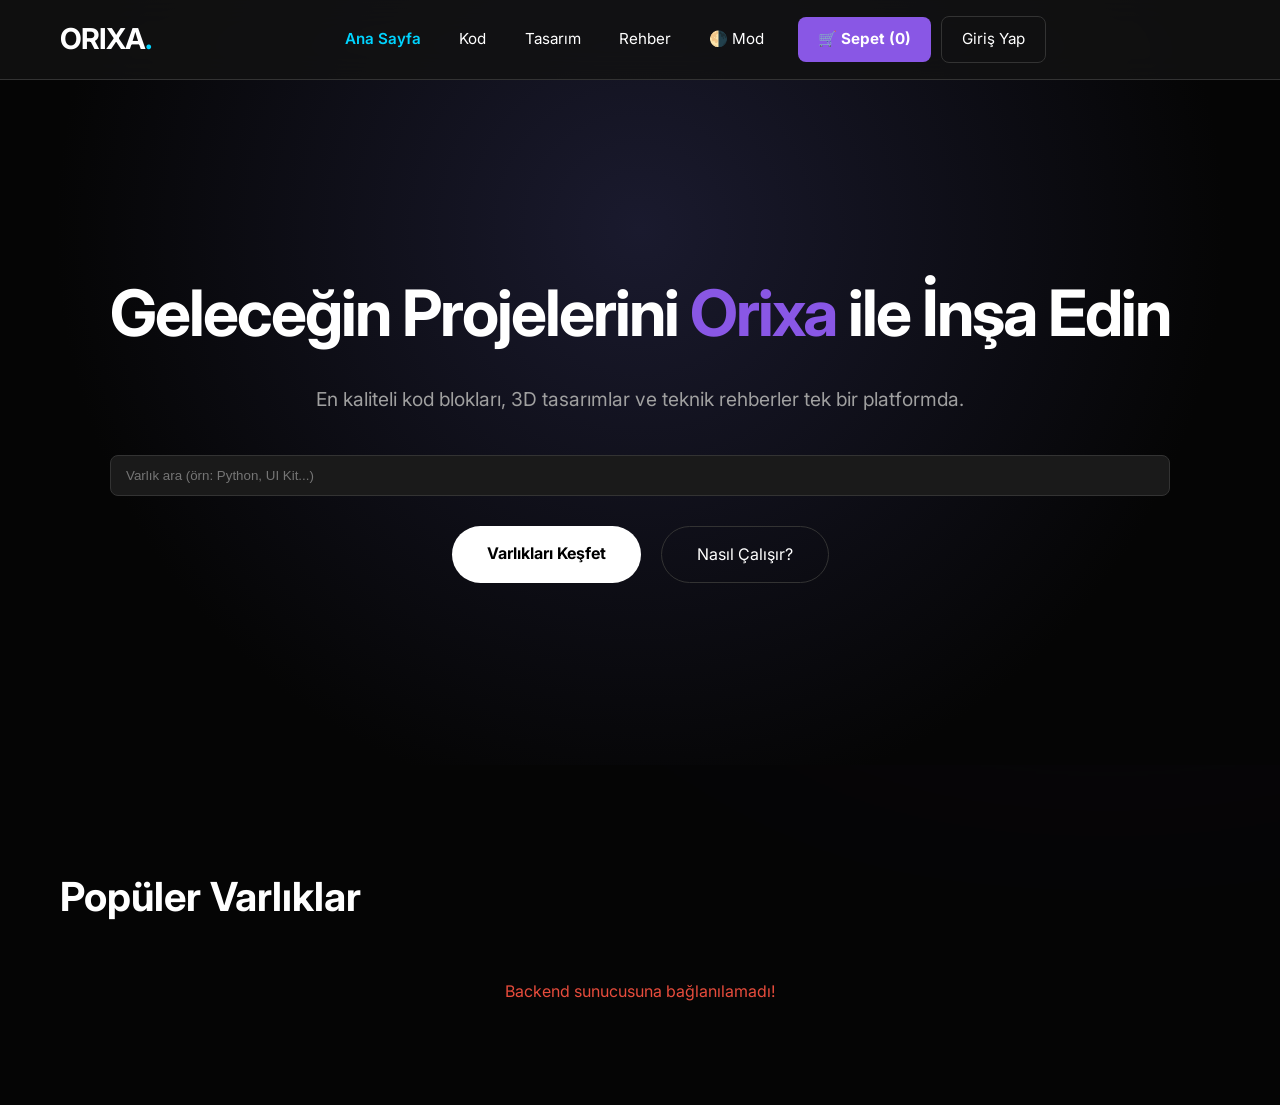
<file: public/index.html>
<!DOCTYPE html>
<html lang="tr">
<head>
    <meta charset="UTF-8">
    <meta name="viewport" content="width=device-width, initial-scale=1.0">
    <title>Orixa | Dijital Varlık Pazarı</title>
    <link rel="stylesheet" href="style.css">
    <link href="https://fonts.googleapis.com/css2?family=Inter:wght@300;400;700&display=swap" rel="stylesheet">
</head>
<body>
    <nav class="navbar">
        <div class="nav-container">
            <a href="index.html" class="nav-logo">ORIXA<span>.</span></a>
            
            <ul class="nav-menu">
                <li class="nav-item"><a href="index.html" class="nav-links active">Ana Sayfa</a></li>
                <li class="nav-item"><a href="kodlar.html" class="nav-links">Kod</a></li>
                <li class="nav-item"><a href="tasarimlar.html" class="nav-links">Tasarım</a></li>
                <li class="nav-item"><a href="rehberler.html" class="nav-links">Rehber</a></li>
                <li class="nav-item"><a href="#" class="nav-links theme-toggle-nav-link" onclick="temaDegistir()">🌗 Mod</a></li>
                <li class="nav-item"><a href="#" class="nav-links nav-btn">🛒 Sepet (0)</a></li>
                
                <li class="nav-item" id="authNavContainer">
                    <a href="login.html" class="nav-links auth-nav-link">Giriş Yap</a>
                </li>
            </ul>

            <div class="menu-toggle" id="mobile-menu">
                <span class="bar"></span>
                <span class="bar"></span>
                <span class="bar"></span>
            </div>
        </div>
    </nav>

    <div class="background-overlay"></div>

    <main>
        <section class="hero-section">
            <div class="hero-content">
                <h1 class="hero-title">Geleceğin Projelerini <span>Orixa</span> ile İnşa Edin</h1>
                <p class="hero-subtitle">En kaliteli kod blokları, 3D tasarımlar ve teknik rehberler tek bir platformda.</p>
                
                <div class="search-container" style="margin-top: 20px;">
                    <input type="text" id="searchInput" placeholder="Varlık ara (örn: Python, UI Kit...)">
                </div>

                <div class="hero-btns" style="margin-top: 30px;">
                    <a href="#products" class="btn-primary">Varlıkları Keşfet</a>
                    <a href="rehberler.html" class="btn-secondary">Nasıl Çalışır?</a>
                </div>
            </div>
        </section>

        <section id="products" class="featured-products">
            <h2 class="section-title">Popüler Varlıklar</h2>
            
            <div id="productContainer" class="product-grid">
                <p style="color: #666; text-align: center; grid-column: 1 / -1;">Varlıklar yükleniyor...</p>
            </div>
        </section>
    </main>

    <script src="script.js"></script>
</body>
</html>
</file>
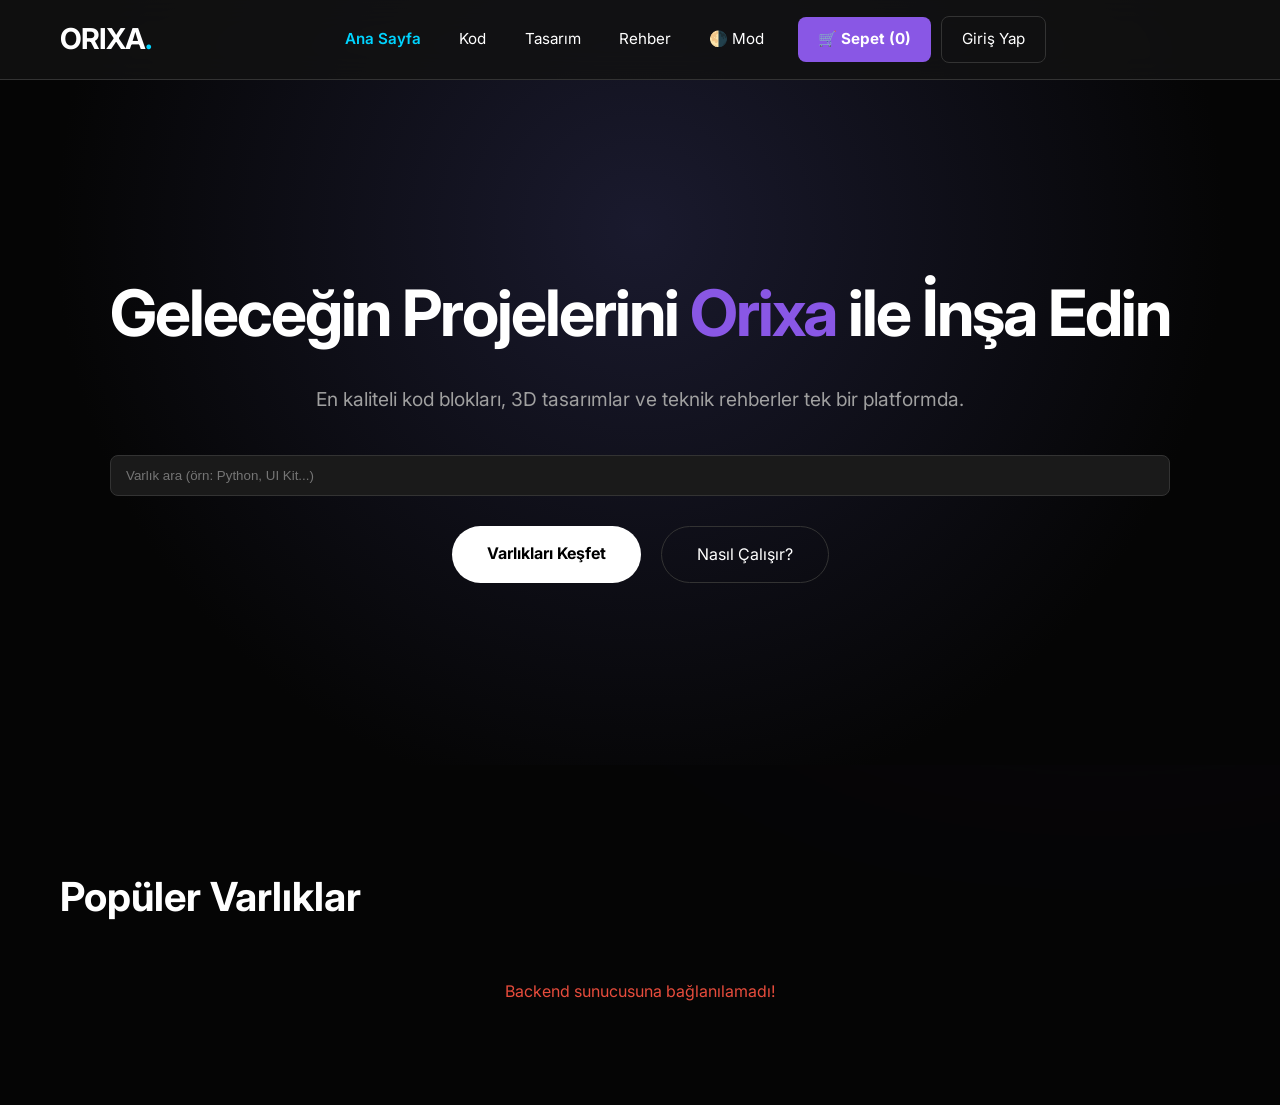
<file: public/admin.html>
<!DOCTYPE html>
<html lang="tr">
<head>
    <meta charset="UTF-8">
    <meta name="viewport" content="width=device-width, initial-scale=1.0">
    <title>Orixa - Yönetici Paneli</title>
    <link rel="stylesheet" href="https://cdnjs.cloudflare.com/ajax/libs/font-awesome/6.4.0/css/all.min.css">
    <style>
        /* Ana CSS Dosyasındaki Karanlık Mod Renk Paleti ve Değişkenler */
        :root {
            --bg-color: #050505;
            --card-bg: #121212;
            --primary-purple: #8957e5;
            --neon-blue: #00d4ff;
            --text-main: #ffffff;
            --text-dim: #a0a0a0;
            --border-color: #333333;
            --input-bg: #1a1a1a;
            --hero-bg: radial-gradient(circle at 50% 30%, #1a1a2e 0%, #050505 70%);
        }

        * {
            margin: 0;
            padding: 0;
            box-sizing: border-box;
            font-family: 'Inter', sans-serif;
        }

        body {
            background-color: var(--bg-color);
            background-image: var(--hero-bg);
            background-attachment: fixed;
            color: var(--text-main);
            display: flex;
            min-height: 100vh;
            opacity: 0; /* Yetki kontrolü bitene kadar sayfayı gizliyoruz */
            transition: opacity 0.3s ease, background-color 0.3s ease;
        }

        /* Sidebar Tasarımı */
        .sidebar {
            width: 260px;
            background-color: var(--card-bg);
            padding: 2rem 1.5rem;
            display: flex;
            flex-direction: column;
            border-right: 1px solid var(--border-color);
            position: relative;
            z-index: 2;
        }

        .sidebar h2 {
            color: var(--text-main);
            font-size: 1.5rem;
            font-weight: 700;
            margin-bottom: 2.5rem;
            display: flex;
            align-items: center;
            gap: 10px;
            letter-spacing: -1px;
        }

        .sidebar h2 i {
            color: var(--neon-blue);
        }

        .sidebar-menu {
            list-style: none;
            display: flex;
            flex-direction: column;
            gap: 12px;
        }

        .sidebar-menu li a {
            color: var(--text-dim);
            text-decoration: none;
            padding: 12px 15px;
            border-radius: 8px;
            display: flex;
            align-items: center;
            gap: 12px;
            font-size: 0.95rem;
            border: 1px solid transparent;
            transition: all 0.3s ease;
        }

        .sidebar-menu li a.active {
            background-color: rgba(137, 87, 229, 0.15);
            color: var(--neon-blue) !important;
            border-color: rgba(0, 212, 255, 0.3);
            font-weight: 600;
        }

        .sidebar-menu li a:hover {
            color: var(--primary-purple);
            background-color: rgba(255, 255, 255, 0.02);
            border-color: rgba(137, 87, 229, 0.2);
        }

        /* Ana İçerik Alanı */
        .main-content {
            flex: 1;
            padding: 2.5rem;
            overflow-y: auto;
            position: relative;
            z-index: 2;
        }

        .header {
            display: flex;
            justify-content: space-between;
            align-items: center;
            margin-bottom: 2.5rem;
            border-bottom: 1px solid var(--border-color);
            padding-bottom: 1.2rem;
        }

        .header h1 {
            font-size: 2rem;
            font-weight: 700;
            letter-spacing: -1px;
            color: var(--text-main);
        }

        /* Kartlar (Özet İstatistikler) */
        .dashboard-grid {
            display: grid;
            grid-template-columns: repeat(auto-fit, minmax(250px, 1fr));
            gap: 1.5rem;
            margin-bottom: 2.5rem;
        }

        .card {
            background-color: var(--card-bg);
            padding: 1.8rem;
            border-radius: 16px;
            border: 1px solid var(--border-color);
            display: flex;
            justify-content: space-between;
            align-items: center;
            transition: all 0.4s cubic-bezier(0.175, 0.885, 0.32, 1.275);
        }

        .card:hover {
            border-color: var(--primary-purple);
            transform: translateY(-5px);
            box-shadow: 0 0 25px rgba(137, 87, 229, 0.25);
        }

        .card-info h3 {
            color: var(--text-dim);
            font-size: 0.85rem;
            text-transform: uppercase;
            letter-spacing: 0.5px;
            margin-bottom: 8px;
        }

        .card-info p {
            font-size: 1.8rem;
            font-weight: bold;
            color: var(--text-main);
        }

        .card-icon {
            font-size: 2rem;
            color: var(--primary-purple);
            background: rgba(137, 87, 229, 0.1);
            padding: 12px;
            border-radius: 12px;
            display: flex;
            align-items: center;
            justify-content: center;
            transition: 0.3s;
        }

        .card:hover .card-icon {
            color: var(--neon-blue);
            background: rgba(0, 212, 255, 0.1);
        }

        /* Güvenli Havuz Cüzdanı İçin Özel Neon Dokunuş */
        .card.wallet {
            border-color: rgba(0, 212, 255, 0.2);
        }
        
        .card.wallet #wallet-balance {
            color: var(--neon-blue);
        }

        /* Tablo Alanı */
        .table-container {
            background-color: var(--card-bg);
            padding: 2rem;
            border-radius: 16px;
            border: 1px solid var(--border-color);
            box-shadow: 0 10px 30px rgba(0, 0, 0, 0.3);
        }

        .table-container h2 {
            font-size: 1.3rem;
            font-weight: 700;
            margin-bottom: 1.5rem;
            color: var(--text-main);
            letter-spacing: -0.5px;
        }

        table {
            width: 100%;
            border-collapse: collapse;
            text-align: left;
        }

        th, td {
            padding: 14px 18px;
            border-bottom: 1px solid var(--border-color);
        }

        th {
            color: var(--text-dim);
            font-weight: 600;
            font-size: 0.9rem;
            text-transform: uppercase;
            letter-spacing: 0.5px;
        }

        td {
            color: var(--text-main);
            font-size: 0.95rem;
        }

        tr:last-child td {
            border-bottom: none;
        }

        tr:hover td {
            background-color: rgba(255, 255, 255, 0.01);
            color: #ffffff;
        }

        /* Banka Transfer Butonu */
        .btn-transfer {
            background: var(--primary-purple);
            color: #ffffff;
            border: none;
            padding: 10px 18px;
            border-radius: 8px;
            font-weight: bold;
            font-size: 0.9rem;
            cursor: pointer;
            display: flex;
            align-items: center;
            gap: 8px;
            margin-top: 14px;
            transition: all 0.3s ease;
        }

        .btn-transfer:hover {
            background: #7644d6;
            transform: scale(1.05);
            box-shadow: 0 0 15px rgba(137, 87, 229, 0.4);
        }
        
        .btn-transfer:disabled {
            background: #444444;
            cursor: not-allowed;
            transform: none;
            box-shadow: none;
        }
    </style>
</head>
<body>

    <div class="sidebar">
        <h2><i class="fa-solid fa-shield-halved"></i> Orixa Admin</h2>
        <ul class="sidebar-menu">
            <li><a href="#" class="active"><i class="fa-solid fa-chart-line"></i> Panel Özeti</a></li>
            <li><a href="odeme.html"><i class="fa-solid fa-credit-card"></i> Ödeme Test Alanı</a></li>
            <li><a href="#" onclick="logout()"><i class="fa-solid fa-right-from-bracket"></i> Çıkış Yap</a></li>
        </ul>
    </div>

    <div class="main-content">
        <div class="header">
            <h1>Yönetim Kontrol Merkezi</h1>
            <div id="admin-info" style="color: var(--neon-blue); font-weight: 500;"></div>
        </div>

        <div class="dashboard-grid">
            <div class="card wallet">
                <div class="card-info">
                    <h3>Güvenli Havuz Cüzdanı</h3>
                    <p id="wallet-balance">0.00 ₺</p>
                    <button class="btn-transfer" id="transfer-btn" onclick="triggerTransfer()">
                        <i class="fa-solid fa-building-columns"></i> Bankama Aktar
                    </button>
                </div>
                <div class="card-icon"><i class="fa-solid fa-wallet"></i></div>
            </div>

            <div class="card">
                <div class="card-info">
                    <h3>Banka Transfer Durumu</h3>
                    <p id="transfer-status" style="font-size: 1.1rem; margin-top: 8px; color: var(--neon-blue);">Yükleniyor...</p>
                </div>
                <div class="card-icon"><i class="fa-solid fa-lock"></i></div>
            </div>
        </div>

        <div class="table-container">
            <h2>Ürün Satış ve Takip Listesi</h2>
            <table>
                <thead>
                    <tr>
                        <th>ID</th>
                        <th>Ürün Adı</th>
                        <th>Kategori</th>
                        <th>Fiyat</th>
                        <th>Durum</th>
                    </tr>
                </thead>
                <tbody id="admin-product-table"></tbody>
            </table>
        </div>
    </div>

    <script>
        let user = null;

        document.addEventListener("DOMContentLoaded", function() {
            user = JSON.parse(localStorage.getItem("user"));
            
            if (!user || !user.email) {
                blockAccess();
                return;
            }

            // Güvenliği artırmak adına isteğe rol doğrulama parametresi ekledik
            fetch('http://127.0.0.1:5000/api/admin/dashboard', {
                method: 'POST',
                headers: { 'Content-Type': 'application/json' },
                body: JSON.stringify({ 
                    email: user.email,
                    role: user.role || 'user' 
                })
            })
            .then(res => {
                if (res.status === 200) {
                    return res.json();
                } else {
                    blockAccess();
                }
            })
            .then(data => {
                if (data) {
                    document.body.style.opacity = "1";
                    document.getElementById("admin-info").innerText = `Yönetici: ${user.username || user.email}`;
                    document.getElementById("wallet-balance").innerText = `${data.cuzdan_bakiye.toFixed(2)} ₺`;
                    document.getElementById("transfer-status").innerText = data.banka_aktarim_durumu;
                    
                    const tableBody = document.getElementById("admin-product-table");
                    tableBody.innerHTML = "";
                    data.products.forEach(prod => {
                        tableBody.innerHTML += `
                            <tr>
                                <td>#00${prod.id}</td>
                                <td><strong>${prod.name}</strong></td>
                                <td>${prod.category}</td>
                                <td>${prod.price.toFixed(2)} ₺</td>
                                <td><span style="color: var(--neon-blue);"><i class="fa-solid fa-circle-check"></i> Aktif Satışta</span></td>
                            </tr>
                        `;
                    });
                }
            })
            .catch(() => blockAccess());
        });

        function blockAccess() {
            alert("YETKİSİZ ERİŞİM: Bu sayfaya yalnızca sistem yöneticisi erişebilir!");
            document.body.innerHTML = ""; 
            window.location.href = "index.html"; 
        }

        function triggerTransfer() {
            if (!user || !user.email) return;

            const transferBtn = document.getElementById("transfer-btn");
            transferBtn.disabled = true;
            transferBtn.innerText = "Aktarılıyor...";

            alert("Güvenlik Protokolü Çalıştı:\nHavuzda biriken bakiye şifreli iZCO kanalı üzerinden, kişisel verilerinizi maskeleyerek kayıtlı IBAN adresinize aktarılmak üzere sıraya alındı!");

            fetch('http://127.0.0.1:5000/api/admin/transfer', {
                method: 'POST',
                headers: { 'Content-Type': 'application/json' },
                body: JSON.stringify({ email: user.email })
            })
            .then(res => res.json())
            .then(data => {
                if (data.success) {
                    // Backend'den dönen güncel sıfırlanmış bakiyeyi basıyoruz
                    document.getElementById("wallet-balance").innerText = `${data.yeni_bakiye.toFixed(2)} ₺`;
                    document.getElementById("transfer-status").innerText = "Aktarım Sırasında / İşleniyor";
                } else {
                    alert("Transfer Hatası: " + data.error);
                }
                transferBtn.disabled = false;
                transferBtn.innerHTML = '<i class="fa-solid fa-building-columns"></i> Bankama Aktar';
            })
            .catch(err => {
                alert("Sistem hatası: Transfer protokolü başlatılamadı.");
                transferBtn.disabled = false;
                transferBtn.innerHTML = '<i class="fa-solid fa-building-columns"></i> Bankama Aktar';
            });
        }

        function logout() {
            localStorage.removeItem("user");
            window.location.href = "index.html";
        }
    </script>
</body>
</html>
</file>
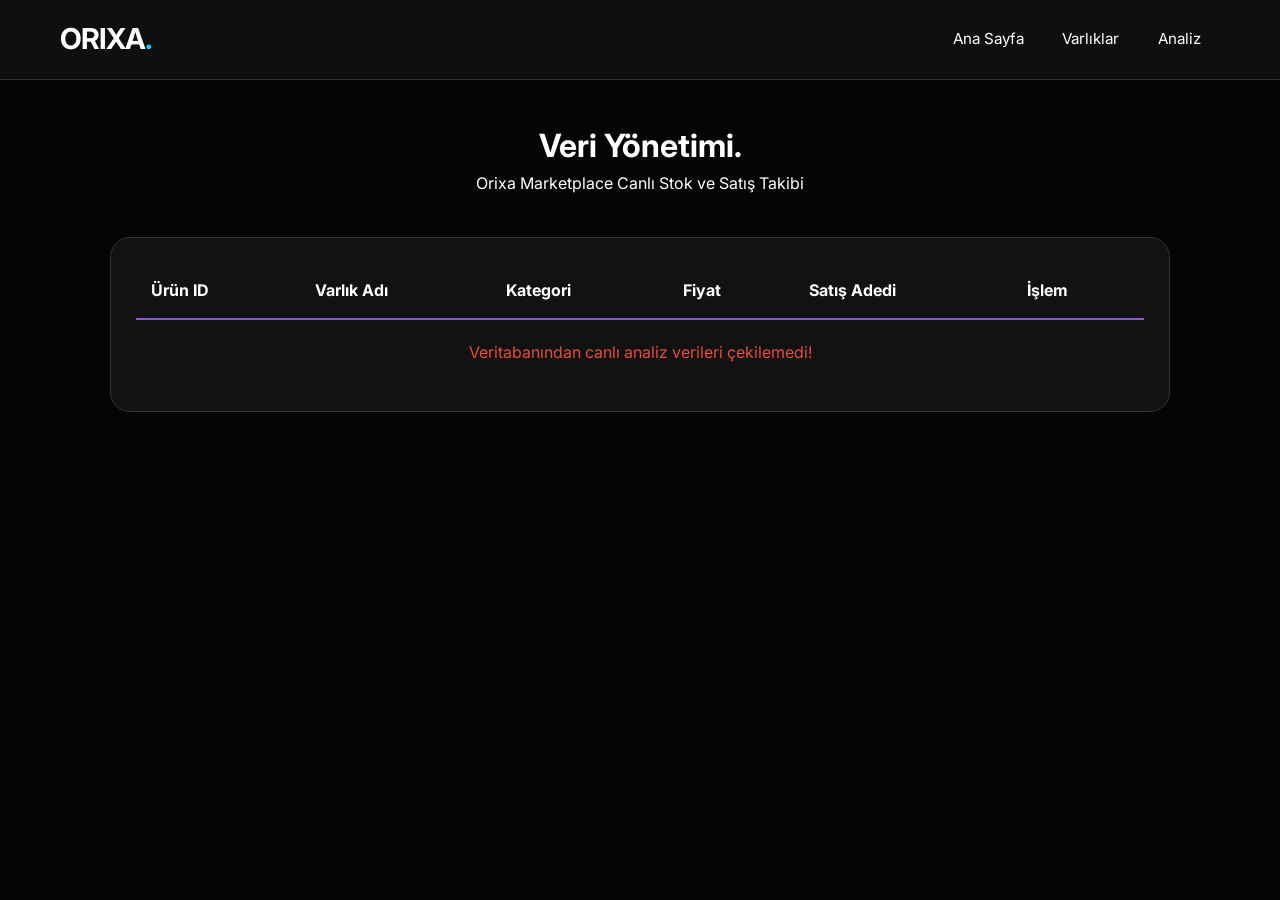
<file: public/istatistikler.html>
<!DOCTYPE html>
<html lang="tr">
<head>
    <meta charset="UTF-8">
    <meta name="viewport" content="width=device-width, initial-scale=1.0">
    <title>Orixa | Analiz Paneli</title>
    <link rel="stylesheet" href="style.css">
    <link href="https://fonts.googleapis.com/css2?family=Inter:wght@400;700&display=swap" rel="stylesheet">
</head>
<body>
    <nav class="navbar">
        <div class="nav-container">
            <a href="index.html" class="nav-logo">ORIXA<span>.</span></a>
            <ul class="nav-menu">
                <li class="nav-item"><a href="index.html" class="nav-links">Ana Sayfa</a></li>
                <li class="nav-item"><a href="kodlar.html" class="nav-links">Varlıklar</a></li>
                <li class="nav-item"><a href="istatistikler.html" class="nav-links">Analiz</a></li>
            </ul>
        </div>
    </nav>

    <div class="container" style="margin-top: 120px; max-width: 1100px; margin-left: auto; margin-right: auto; padding: 0 20px;">
        <header style="text-align: center; margin-bottom: 40px;">
            <h1 class="logo">Veri Yönetimi<span>.</span></h1>
            <p class="tagline">Orixa Marketplace Canlı Stok ve Satış Takibi</p>
        </header>

        <div style="background: #121212; padding: 25px; border-radius: 20px; border: 1px solid #333; overflow-x: auto;">
            <table id="statsTable" style="width: 100%; border-collapse: collapse; color: white; text-align: left;">
                <thead>
                    <tr style="border-bottom: 2px solid var(--primary-purple);">
                        <th style="padding: 15px;">Ürün ID</th>
                        <th style="padding: 15px;">Varlık Adı</th>
                        <th style="padding: 15px;">Kategori</th>
                        <th style="padding: 15px;">Fiyat</th>
                        <th style="padding: 15px;">Satış Adedi</th>
                        <th style="padding: 15px;">İşlem</th>
                    </tr>
                </thead>
                <tbody id="tableBody">
                </tbody>
            </table>
        </div>
    </div>

    <script src="script.js"></script>
    <script>
        document.addEventListener('DOMContentLoaded', () => {
            if(typeof tabloyuDoldur === "function") tabloyuDoldur();
        });
    </script>
</body>
</html>
</file>
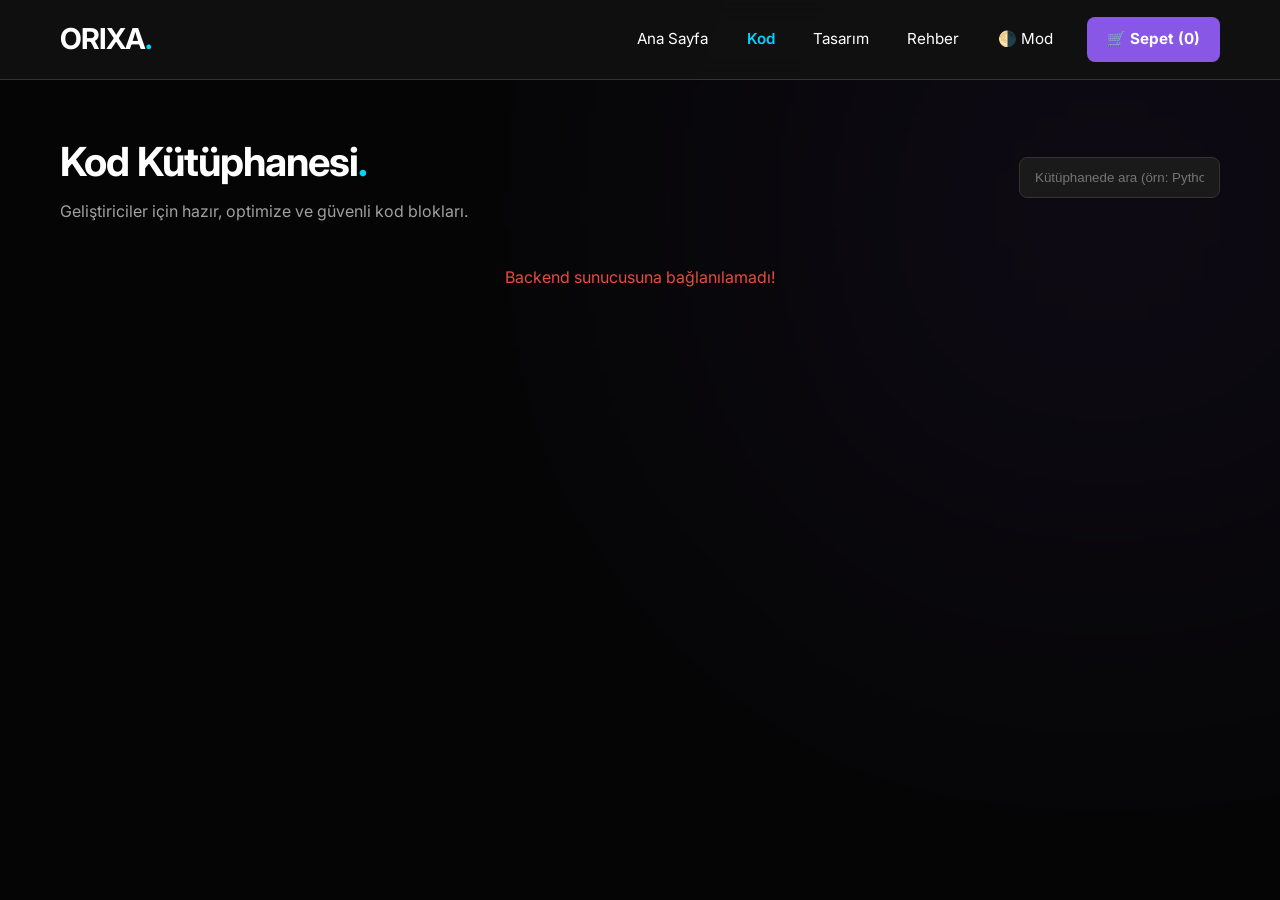
<file: public/kodlar.html>
<!DOCTYPE html>
<html lang="tr">
<head>
    <meta charset="UTF-8">
    <meta name="viewport" content="width=device-width, initial-scale=1.0">
    <link rel="stylesheet" href="style.css">
    <link href="https://fonts.googleapis.com/css2?family=Inter:wght@300;400;700&display=swap" rel="stylesheet">
    <title>Orixa | Kod Kütüphanesi</title>
</head>
<body>
    <nav class="navbar">
        <div class="nav-container">
            <a href="index.html" class="nav-logo">ORIXA<span>.</span></a>
            
            <ul class="nav-menu">
                <li class="nav-item"><a href="index.html" class="nav-links">Ana Sayfa</a></li>
                <li class="nav-item"><a href="kodlar.html" class="nav-links active">Kod</a></li>
                <li class="nav-item"><a href="tasarimlar.html" class="nav-links">Tasarım</a></li>
                <li class="nav-item"><a href="rehberler.html" class="nav-links">Rehber</a></li>
                <li class="nav-item"><a href="#" class="nav-links theme-toggle-nav-link" onclick="temaDegistir()">🌗 Mod</a></li>
                <li class="nav-item"><a href="#" class="nav-links nav-btn">🛒 Sepet (0)</a></li>
            </ul>
        </div>
    </nav>

    <div class="background-overlay"></div>

    <main class="page-main-container">
        
        <div class="page-header-container">
            <div>
                <h1 class="page-main-title">Kod Kütüphanesi<span>.</span></h1>
                <p class="page-main-subtitle">Geliştiriciler için hazır, optimize ve güvenli kod blokları.</p>
            </div>
            <div>
                <input type="text" id="searchInput" placeholder="Kütüphanede ara (örn: Python, SIEM, Unity)...">
            </div>
        </div>

        <section id="productContainer" class="product-grid">
            <p style="color: var(--text-dim); text-align: center; grid-column: 1 / -1;">Kodlar veritabanından yükleniyor...</p>
        </section>

    </main>

    <script src="script.js"></script>
</body>
</html>
</file>
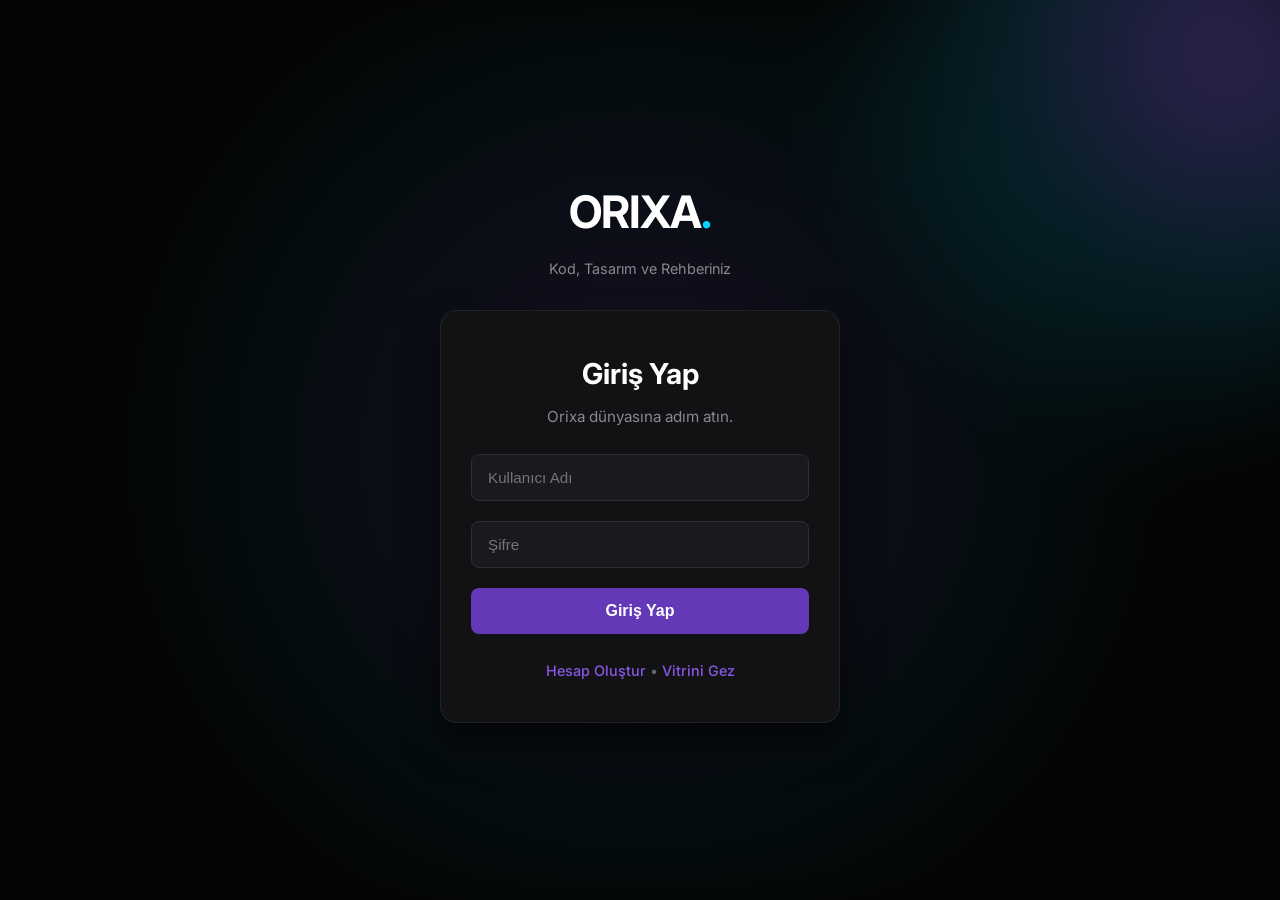
<file: public/login.html>
<!DOCTYPE html>
<html lang="tr">

<head>
    <meta charset="UTF-8">
    <meta name="viewport" content="width=device-width, initial-scale=1.0">
    <title>Orixa | Giriş Yap</title>
    <link rel="stylesheet" href="style.css">
    <link href="https://fonts.googleapis.com/css2?family=Inter:wght@300;400;700&display=swap" rel="stylesheet">
</head>

<body class="login-page-body">
    <div class="background-overlay"></div>

    <div class="login-container">
        <header>
            <h1 class="logo">ORIXA<span>.</span></h1>
            <p class="tagline">Kod, Tasarım ve Rehberiniz</p>
        </header>

        <main class="hero">
            <div class="auth-card">
                <h2>Giriş Yap</h2>
                <p>Orixa dünyasına adım atın.</p>
                <form id="loginForm">
                    <div class="input-group">
                        <input type="text" required placeholder="Kullanıcı Adı">
                    </div>
                    <div class="input-group">
                        <input type="password" required placeholder="Şifre">
                    </div>
                    <button type="submit" class="btn-glow">Giriş Yap</button>
                </form>
                <div class="footer-links">
                    <a href="register.html">Hesap Oluştur</a> • <a href="index.html">Vitrini Gez</a>
                </div>
            </div>
        </main>
    </div>

    <script src="script.js"></script>
</body>

</html>
</file>
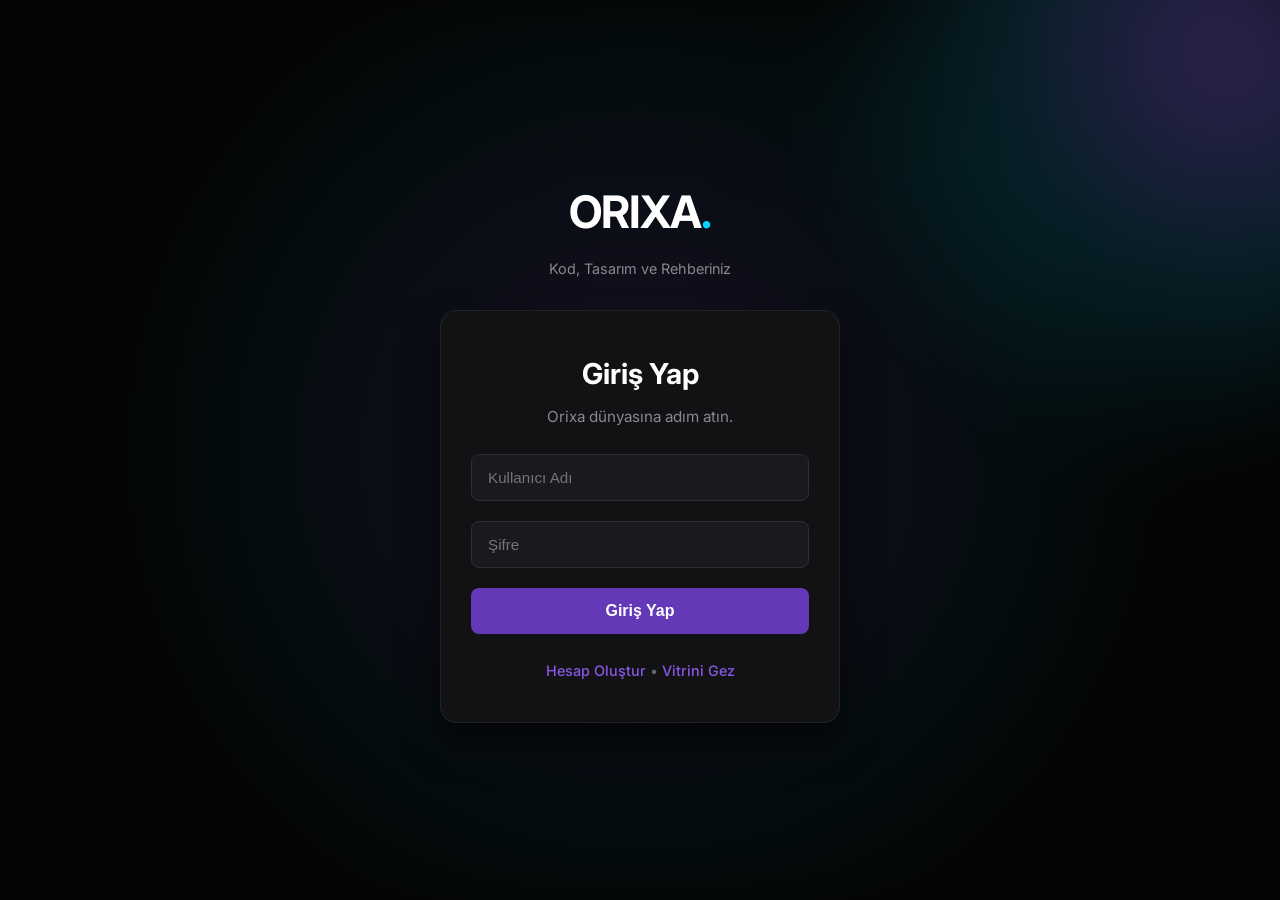
<file: public/odeme.html>
<!DOCTYPE html>
<html lang="tr">
<head>
    <meta charset="UTF-8">
    <meta name="viewport" content="width=device-width, initial-scale=1.0">
    <title>Orixa - Güvenli Ödeme Sayfası</title>
    <link rel="stylesheet" href="https://cdnjs.cloudflare.com/ajax/libs/font-awesome/6.4.0/css/all.min.css">
    <link href="https://fonts.googleapis.com/css2?family=Inter:wght@400;500;600;700&display=swap" rel="stylesheet">
    <style>
        :root {
            --bg-color: #050505;
            --card-bg: #121214; 
            --primary-purple: #8957e5;
            --neon-blue: #00d4ff;
            --text-main: #ffffff;
            --text-dim: #a0a0a0;
            --border-color: #222226; 
            --input-bg: #1a1a1e; 
            --input-border: #2d2d34;
        }

        * {
            margin: 0;
            padding: 0;
            box-sizing: border-box;
            font-family: 'Inter', sans-serif;
        }

        body {
            background-color: var(--bg-color);
            color: var(--text-main);
            min-height: 100vh;
            display: flex;
            justify-content: center;
            align-items: center;
            padding: 2rem;
            position: relative;
            overflow-x: hidden;
            line-height: 1.6;
        }

        .background-overlay {
            position: absolute;
            top: 50%;
            left: 50%;
            transform: translate(-50%, -50%);
            width: 100%;
            height: 100%;
            background: radial-gradient(circle at center, rgba(137, 87, 229, 0.14) 0%, rgba(0, 212, 255, 0.04) 50%, transparent 70%);
            filter: blur(30px);
            opacity: 1;
            z-index: 1;
            pointer-events: none;
        }

        /* SAĞ ÜST KÖŞEDEKİ O ÖZEL NEON GRADYAN YUVARLAĞI */
        .background-overlay::before {
            content: '';
            position: absolute;
            top: -120px;
            right: -120px;
            width: 580px;
            height: 580px;
            background: radial-gradient(circle at 70% 30%, rgba(137, 87, 229, 0.35) 0%, rgba(0, 212, 255, 0.12) 40%, transparent 75%);
            filter: blur(40px);
            border-radius: 50%;
        }

        /* Ödeme İçerik Kutusu */
        .checkout-container {
            position: relative;
            z-index: 2; /* Parlaklığın üzerine çıkması için */
            display: grid;
            grid-template-columns: 1.1fr 1fr;
            max-width: 1000px;
            width: 100%;
            background-color: var(--card-bg);
            border-radius: 16px;
            border: 1px solid var(--border-color);
            overflow: hidden;
            box-shadow: 0 20px 40px rgba(0, 0, 0, 0.6);
        }

        /* Sol Taraf: Sipariş Özeti */
        .order-summary {
            padding: 3rem;
            border-right: 1px solid var(--border-color);
            background: rgba(18, 18, 20, 0.4);
        }

        .order-summary h2 {
            font-size: 1.6rem;
            font-weight: 700;
            color: var(--text-main);
            margin-bottom: 2rem;
            display: flex;
            align-items: center;
            gap: 12px;
            letter-spacing: -0.5px;
        }

        .order-summary h2 i {
            color: var(--primary-purple);
        }

        .cart-items-list {
            max-height: 280px;
            overflow-y: auto;
            margin-bottom: 2rem;
            padding-right: 5px;
        }

        /* Scrollbar Özelleştirme */
        .cart-items-list::-webkit-scrollbar {
            width: 6px;
        }
        .cart-items-list::-webkit-scrollbar-thumb {
            background: var(--border-color);
            border-radius: 4px;
        }

        .cart-item {
            display: flex;
            justify-content: space-between;
            align-items: center;
            padding: 16px 0;
            border-bottom: 1px solid var(--border-color);
        }

        .cart-item-info h4 {
            font-size: 1.05rem;
            font-weight: 600;
            color: var(--text-main);
            margin-bottom: 4px;
        }

        .cart-item-info p {
            font-size: 0.85rem;
            color: var(--text-dim);
        }

        .cart-item-price {
            font-weight: 700;
            color: var(--neon-blue);
            font-size: 1.05rem;
        }

        .total-price-box {
            display: flex;
            justify-content: space-between;
            align-items: center;
            padding-top: 2rem;
            font-size: 1.4rem;
            font-weight: 700;
            letter-spacing: -0.5px;
        }

        .total-price-box span:first-child {
            color: var(--text-dim);
            font-size: 1.1rem;
            font-weight: 500;
        }

        .total-price-box span:last-child {
            color: var(--neon-blue);
            text-shadow: 0 0 15px rgba(0, 212, 255, 0.3);
        }

        /* Sağ Taraf: Kart Formu */
        .payment-form-container {
            padding: 3rem;
            display: flex;
            flex-direction: column;
            justify-content: center;
            background-color: rgba(26, 26, 30, 0.2);
        }

        .payment-form-container h2 {
            font-size: 1.6rem;
            font-weight: 700;
            margin-bottom: 0.5rem;
            display: flex;
            align-items: center;
            gap: 12px;
            letter-spacing: -0.5px;
        }

        .payment-form-container h2 i {
            color: var(--neon-blue);
        }

        .izco-badge {
            font-size: 0.8rem;
            background: rgba(0, 212, 255, 0.08);
            color: var(--neon-blue);
            padding: 6px 14px;
            border-radius: 6px;
            align-self: flex-start;
            margin-bottom: 2rem;
            border: 1px solid rgba(0, 212, 255, 0.15);
            font-weight: 600;
        }

        .form-group {
            margin-bottom: 1.5rem;
        }

        .form-group label {
            display: block;
            font-size: 0.88rem;
            color: var(--text-dim);
            margin-bottom: 8px;
            font-weight: 500;
        }

        .input-wrapper {
            position: relative;
        }

        .input-wrapper i {
            position: absolute;
            left: 16px;
            top: 50%;
            transform: translateY(-50%);
            color: #55555f;
            transition: color 0.3s;
        }

        /* CSS dosyanızdaki orijinal Giriş Kutuları mimarisi */
        .form-control {
            width: 100%;
            background-color: var(--input-bg);
            border: 1px solid var(--input-border);
            padding: 14px 16px 14px 46px;
            color: var(--text-main);
            border-radius: 8px;
            font-size: 0.95rem;
            outline: none;
            transition: border-color 0.2s, box-shadow 0.2s;
        }

        .form-control:focus {
            border-color: var(--primary-purple);
            box-shadow: 0 0 8px rgba(137, 87, 229, 0.35);
        }

        .form-control:focus + i {
            color: var(--primary-purple);
        }

        .form-row {
            display: grid;
            grid-template-columns: 1fr 1fr;
            gap: 1.2rem;
        }

        /* CSS Dosyandaki Canlı Parlayan Mor Giriş Butonunun Geliştirilmiş Versiyonu */
        .btn-pay {
            width: 100%;
            padding: 15px;
            background: #6439b7; /* Orijinal koyu mor tonun */
            border: none;
            border-radius: 8px;
            color: #ffffff;
            font-size: 1rem;
            font-weight: 700;
            cursor: pointer;
            margin-top: 1rem;
            display: flex;
            justify-content: center;
            align-items: center;
            gap: 10px;
            transition: background-color 0.2s, transform 0.2s, box-shadow 0.2s;
        }

        .btn-pay:hover {
            background: #7644d6;
            transform: translateY(-1px);
            box-shadow: 0 0 20px rgba(118, 68, 214, 0.4);
        }

        @media (max-width: 820px) {
            .checkout-container {
                grid-template-columns: 1fr;
            }
            .order-summary {
                border-right: none;
                border-bottom: 1px solid var(--border-color);
                padding: 2rem;
            }
            .payment-form-container {
                padding: 2rem;
            }
        }
    </style>
</head>
<body>

    <div class="background-overlay"></div>

    <div class="checkout-container">
        <div class="order-summary">
            <h2><i class="fa-solid fa-box-open"></i> Sipariş Özeti</h2>
            <div class="cart-items-list" id="checkout-cart-items">
                </div>
            <div class="total-price-box">
                <span>Hesaplanan Tutar</span>
                <span id="checkout-total-price">0.00 ₺</span>
            </div>
        </div>

        <div class="payment-form-container">
            <h2>Güvenli Ödeme Geçidi</h2>
            <div class="izco-badge"><i class="fa-solid fa-shield-halved"></i> iZCO Secure API Koruması Aktif</div>
            
            <form id="payment-form" onsubmit="handlePayment(event)">
                <div class="form-group">
                    <label for="card-holder">Kart Sahibinin Adı Soyadı</label>
                    <div class="input-wrapper">
                        <input type="text" id="card-holder" class="form-control" placeholder="Ahmet Yılmaz" required>
                        <i class="fa-solid fa-user"></i>
                    </div>
                </div>

                <div class="form-group">
                    <label for="card-number">Kart Numarası</label>
                    <div class="input-wrapper">
                        <input type="text" id="card-number" class="form-control" placeholder="4444 5555 6666 7777" maxlength="19" required>
                        <i class="fa-solid fa-credit-card"></i>
                    </div>
                </div>

                <div class="form-row">
                    <div class="form-group">
                        <label for="card-expiry">Son Kullanma (AA/YY)</label>
                        <div class="input-wrapper">
                            <input type="text" id="card-expiry" class="form-control" placeholder="12/28" maxlength="5" required>
                            <i class="fa-solid fa-calendar-days"></i>
                        </div>
                    </div>
                    <div class="form-group">
                        <label for="card-cvv">Güvenlik Kodu (CVV)</label>
                        <div class="input-wrapper">
                            <input type="password" id="card-cvv" class="form-control" placeholder="***" maxlength="3" required>
                            <i class="fa-solid fa-lock"></i>
                        </div>
                    </div>
                </div>

                <button type="submit" class="btn-pay" id="pay-btn">
                    <i class="fa-solid fa-circle-check"></i> Ödemeyi Tamamla
                </button>
            </form>
        </div>
    </div>

    <script>
        let cart = [];
        let user = null;

        document.addEventListener("DOMContentLoaded", function() {
            user = JSON.parse(localStorage.getItem("user"));
            cart = JSON.parse(localStorage.getItem("cart")) || [];

            if (!user || !user.email) {
                alert("Ödeme yapabilmek için önce giriş yapmalısınız!");
                window.location.href = "login.html";
                return;
            }

            if (cart.length === 0) {
                alert("Sepetiniz boş! Ödeme sayfasına erişilemez.");
                window.location.href = "index.html";
                return;
            }

            const cartContainer = document.getElementById("checkout-cart-items");
            let total = 0;
            cartContainer.innerHTML = "";

            cart.forEach(item => {
                let itemName = item.urunAdi || "Orixa Dijital Varlık";
                let cleanPrice = parseFloat(item.fiyat) || 0;
                let itemId = item.id || "0";

                total += cleanPrice;
                
                cartContainer.innerHTML += `
                    <div class="cart-item">
                        <div class="cart-item-info">
                            <h4>${itemName}</h4>
                            <p>ID: #00${itemId} — Optimize Geliştirici Bileşeni</p>
                        </div>
                        <div class="cart-item-price">${cleanPrice === 0 ? 'Ücretsiz' : cleanPrice.toFixed(2) + ' ₺'}</div>
                    </div>
                `;
            });

            document.getElementById("checkout-total-price").innerText = `${total.toFixed(2)} ₺`;
        });

        function handlePayment(event) {
            event.preventDefault();
            
            const payBtn = document.getElementById("pay-btn");
            payBtn.innerText = "İşlem Doğrulanıyor...";
            payBtn.disabled = true;

            const cleanCardNumber = document.getElementById("card-number").value.replace(/\s+/g, '');

            const paymentData = {
                email: user.email,
                cart: cart,
                cardHolder: document.getElementById("card-holder").value,
                cardNumber: cleanCardNumber
            };

            fetch('http://127.0.0.1:5000/api/checkout/pay', {
                method: 'POST',
                headers: { 'Content-Type': 'application/json' },
                body: JSON.stringify(paymentData)
            })
            .then(res => res.json())
            .then(data => {
                if (data.success) {
                    alert(data.message);
                    localStorage.removeItem("cart");
                    window.location.href = "index.html";
                } else {
                    alert("Ödeme Hatası: " + data.error);
                    payBtn.innerHTML = '<i class="fa-solid fa-circle-check"></i> Ödemeyi Tamamla';
                    payBtn.disabled = false;
                }
            })
            .catch(err => {
                alert("Sistem hatası: Python backend ağ geçidine bağlanılamadı.");
                payBtn.innerHTML = '<i class="fa-solid fa-circle-check"></i> Ödemeyi Tamamla';
                payBtn.disabled = false;
            });
        }

        document.getElementById("card-number").addEventListener("input", function(e) {
            this.value = this.value.replace(/\s+/g, '').replace(/(\d{4})/g, '$1 ').trim();
        });
    </script>
</body>
</html>
</file>
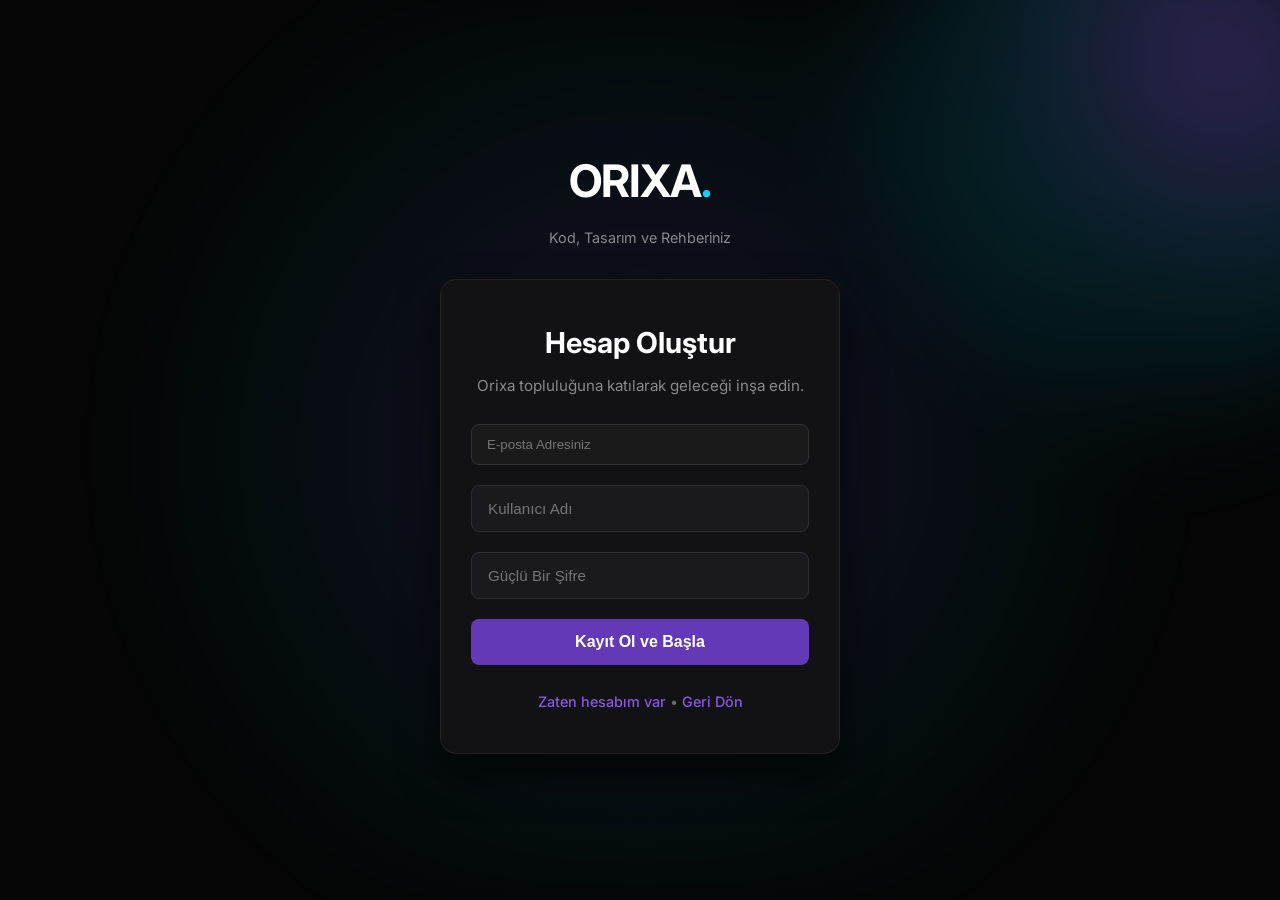
<file: public/register.html>
<!DOCTYPE html>
<html lang="tr">
<head>
    <meta charset="UTF-8">
    <meta name="viewport" content="width=device-width, initial-scale=1.0">
    <title>Orixa | Kayıt Ol</title>
    <link rel="stylesheet" href="style.css">
    <link href="https://fonts.googleapis.com/css2?family=Inter:wght@300;400;700&display=swap" rel="stylesheet">
</head>
<body class="login-page-body">
    <div class="background-overlay"></div>
    
    <div class="login-container">
        <header>
            <h1 class="logo">ORIXA<span>.</span></h1>
            <p class="tagline">Kod, Tasarım ve Rehberiniz</p>
        </header>

        <main class="hero">
            <div class="auth-card">
                <h2>Hesap Oluştur</h2>
                <p>Orixa topluluğuna katılarak geleceği inşa edin.</p>
                
                <form id="registerForm">
                    <div class="input-group">
                        <!-- Gerçek e-posta zorunluluğu için type="email" kullandık -->
                        <input type="email" id="regEmail" required placeholder="E-posta Adresiniz">
                    </div>
                    <div class="input-group">
                        <input type="text" id="regUsername" required placeholder="Kullanıcı Adı">
                    </div>
                    <div class="input-group">
                        <input type="password" id="regPassword" required placeholder="Güçlü Bir Şifre">
                    </div>
                    <button type="submit" class="btn-glow">Kayıt Ol ve Başla</button>
                </form>
                
                <div class="footer-links">
                    <a href="login.html">Zaten hesabım var</a> • <a href="index.html">Geri Dön</a>
                </div>
            </div>
        </main>
    </div>

    <script src="script.js"></script>
</body>
</html>
</file>
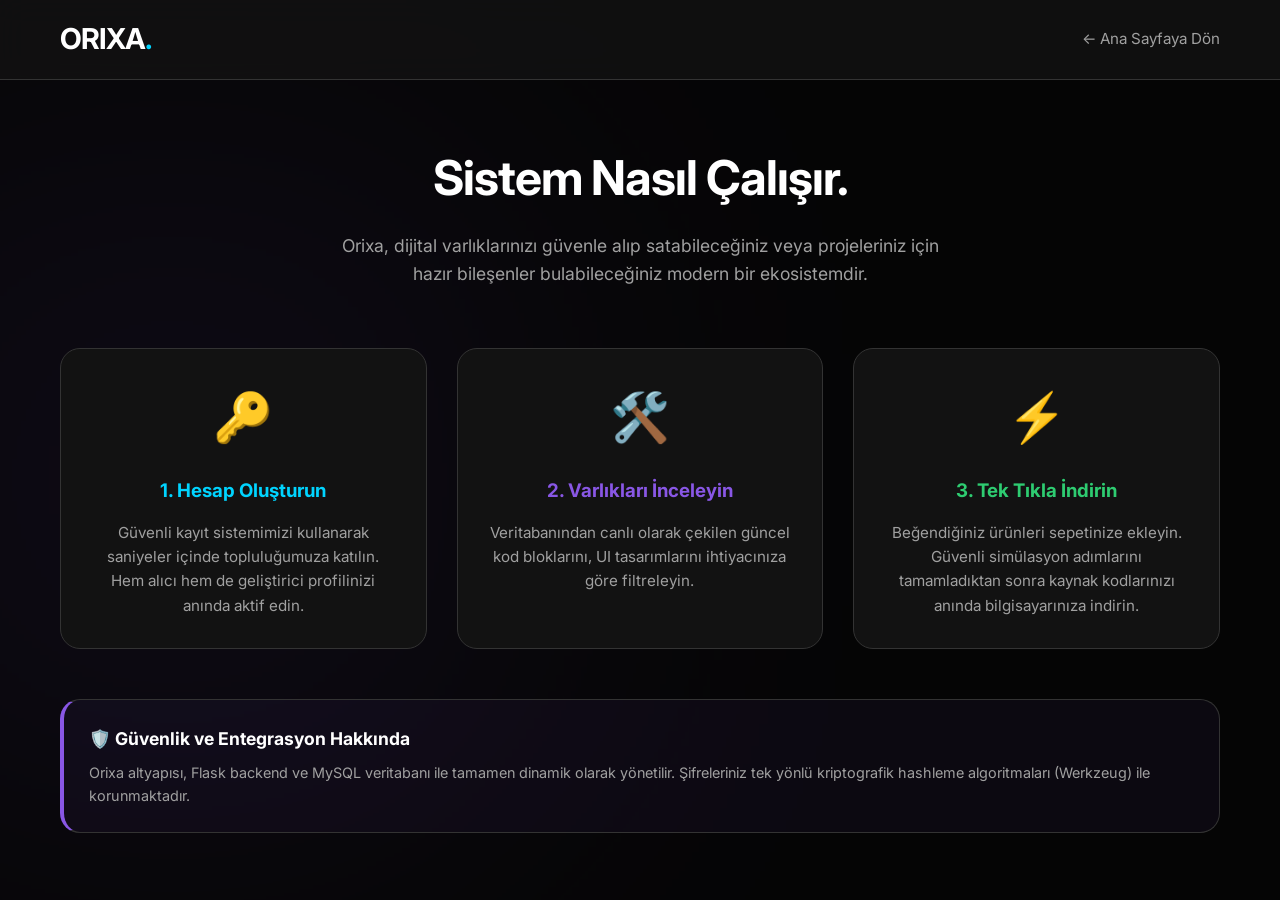
<file: public/rehberler.html>
<!DOCTYPE html>
<html lang="tr">
<head>
    <meta charset="UTF-8">
    <meta name="viewport" content="width=device-width, initial-scale=1.0">
    <link rel="stylesheet" href="style.css">
    <link href="https://fonts.googleapis.com/css2?family=Inter:wght@300;400;700&display=swap" rel="stylesheet">
    <title>Orixa | Nasıl Çalışır?</title>
</head>
<body>
    <nav class="navbar">
        <div class="nav-container">
            <a href="index.html" class="nav-logo">ORIXA<span>.</span></a>
            <a href="index.html" style="color: var(--text-dim); text-decoration: none; font-size: 0.95rem; transition: 0.3s;" onmouseover="this.style.color='var(--neon-blue)'" onmouseout="this.style.color='var(--text-dim)'">← Ana Sayfaya Dön</a>
        </div>
    </nav>

    <div class="background-overlay" style="top: 20%; left: -10%;"></div>

    <main style="padding-top: 140px; padding-bottom: 60px; max-width: 1200px; margin: 0 auto; padding-left: 20px; padding-right: 20px;">
        <div style="text-align: center; margin-bottom: 60px;">
            <h1 style="font-size: 3rem; font-weight: 700; margin-bottom: 15px; letter-spacing: -1px;">Sistem Nasıl Çalışır<span>.</span></h1>
            <p style="color: var(--text-dim); max-width: 600px; margin: 0 auto; font-size: 1.1rem;">Orixa, dijital varlıklarınızı güvenle alıp satabileceğiniz veya projeleriniz için hazır bileşenler bulabileceğiniz modern bir ekosistemdir.</p>
        </div>

        <div class="product-grid">
            
            <div class="product-card" style="padding: 30px; text-align: center;">
                <div style="font-size: 3rem; margin-bottom: 20px;">🔑</div>
                <h3 style="margin-bottom: 15px; color: var(--neon-blue);">1. Hesap Oluşturun</h3>
                <p style="color: var(--text-dim); font-size: 0.95rem; line-height: 1.6;">Güvenli kayıt sistemimizi kullanarak saniyeler içinde topluluğumuza katılın. Hem alıcı hem de geliştirici profilinizi anında aktif edin.</p>
            </div>

            <div class="product-card" style="padding: 30px; text-align: center;">
                <div style="font-size: 3rem; margin-bottom: 20px;">🛠️</div>
                <h3 style="margin-bottom: 15px; color: var(--primary-purple);">2. Varlıkları İnceleyin</h3>
                <p style="color: var(--text-dim); font-size: 0.95rem; line-height: 1.6;">Veritabanından canlı olarak çekilen güncel kod bloklarını, UI tasarımlarını ihtiyacınıza göre filtreleyin.</p>
            </div>

            <div class="product-card" style="padding: 30px; text-align: center;">
                <div style="font-size: 3rem; margin-bottom: 20px;">⚡</div>
                <h3 style="margin-bottom: 15px; color: #2ecc71;">3. Tek Tıkla İndirin</h3>
                <p style="color: var(--text-dim); font-size: 0.95rem; line-height: 1.6;">Beğendiğiniz ürünleri sepetinize ekleyin. Güvenli simülasyon adımlarını tamamladıktan sonra kaynak kodlarınızı anında bilgisayarınıza indirin.</p>
            </div>

        </div>

        <div class="product-card" style="margin-top: 50px; padding: 25px; border-left: 4px solid var(--primary-purple); background: rgba(137, 87, 229, 0.05);">
            <h4 style="color: var(--text-main); margin-bottom: 8px; font-size: 1.1rem;">🛡️ Güvenlik ve Entegrasyon Hakkında</h4>
            <p style="color: var(--text-dim); font-size: 0.9rem;">Orixa altyapısı, Flask backend ve MySQL veritabanı ile tamamen dinamik olarak yönetilir. Şifreleriniz tek yönlü kriptografik hashleme algoritmaları (Werkzeug) ile korunmaktadır.</p>
        </div>
    </main>

    <script src="script.js"></script>
</body>
</html>
</file>
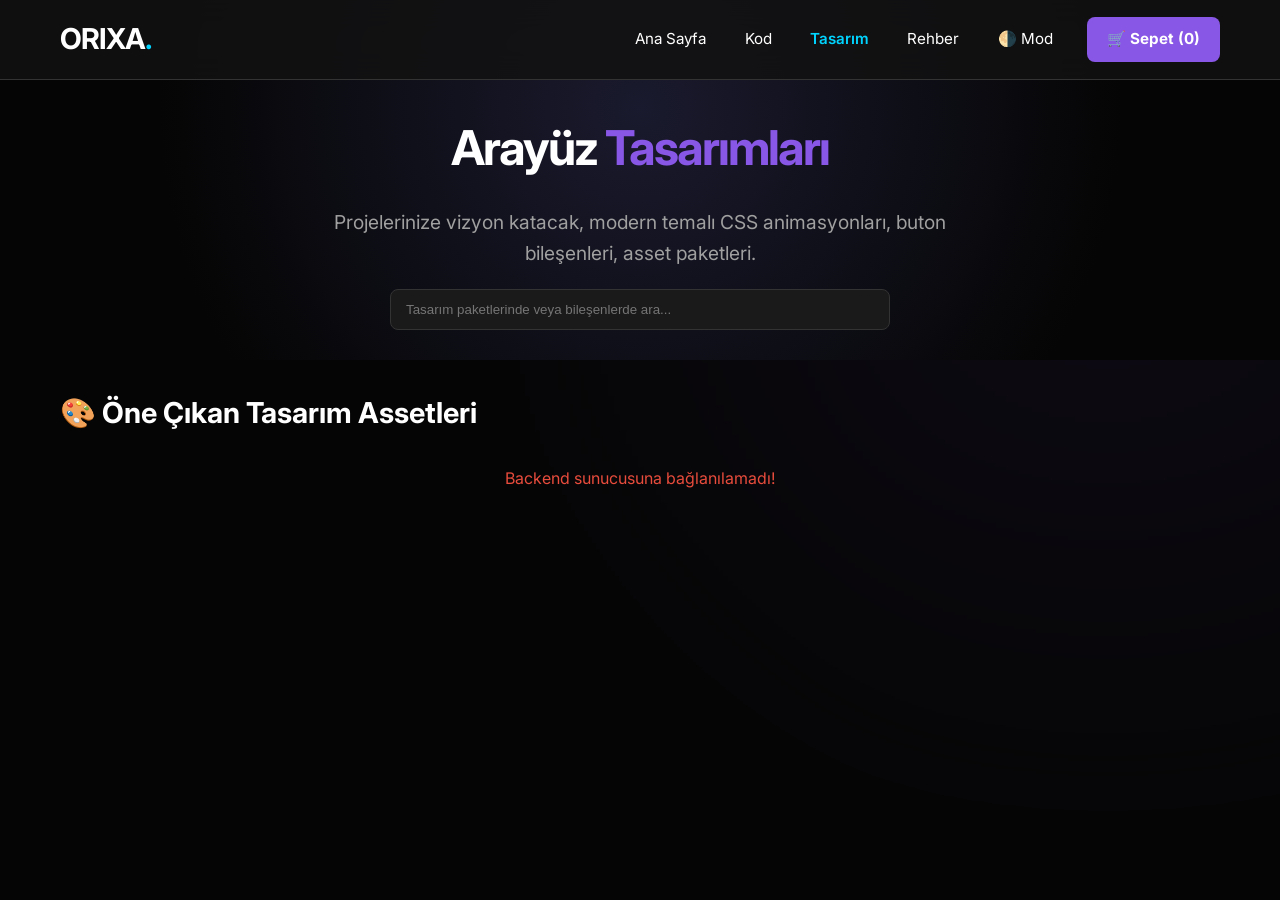
<file: public/tasarimlar.html>
<!DOCTYPE html>
<html lang="tr">
<head>
    <meta charset="UTF-8">
    <meta name="viewport" content="width=device-width, initial-scale=1.0">
    <title>Orixa - Tasarım Varlıkları Pazarı</title>
    <link href="https://fonts.googleapis.com/css2?family=Inter:wght@400;500;600;700&display=swap" rel="stylesheet">
    <link rel="stylesheet" href="style.css">
</head>
<body>

    <div class="background-overlay"></div>

    <nav class="navbar">
        <div class="nav-container">
            <a href="index.html" class="nav-logo">ORIXA<span>.</span></a>
            <ul class="nav-menu">
                <li class="nav-item"><a href="index.html" class="nav-links">Ana Sayfa</a></li>
                <li class="nav-item"><a href="kodlar.html" class="nav-links">Kod</a></li>
                <li class="nav-item"><a href="tasarimlar.html" class="nav-links active">Tasarım</a></li>
                <li class="nav-item"><a href="rehberler.html" class="nav-links">Rehber</a></li>
                <li class="nav-item"><a href="#" class="nav-links theme-toggle-nav-link" onclick="temaDegistir()">🌗 Mod</a></li>
                <li class="nav-item"><a href="#" class="nav-links nav-btn">🛒 Sepet (0)</a></li>
            </ul>
        </div>
    </nav>

    <header class="hero-section" style="height: 40vh; min-height: 300px;">
        <div style="max-width: 800px; margin: 0 auto; padding: 0 20px;">
            <h1 class="hero-title" style="font-size: 3rem;">Arayüz <span>Tasarımları</span></h1>
            <p class="hero-subtitle" style="margin-bottom: 20px;">
                Projelerinize vizyon katacak, modern temalı CSS animasyonları, buton bileşenleri, asset paketleri.
            </p>
            
            <div style="max-width: 500px; margin: 0 auto; position: relative;">
                <input type="text" id="searchInput" placeholder="Tasarım paketlerinde veya bileşenlerde ara...">
            </div>
        </div>
    </header>

    <main class="featured-products" style="padding-top: 30px;">
        <h2 class="section-title" style="font-size: 1.8rem; margin-bottom: 30px; color: var(--text-main);">
            🎨 Öne Çıkan Tasarım Assetleri
        </h2>
        
        <div class="product-grid" id="productContainer">
            <p style="grid-column: 1/-1; text-align: center; color: var(--text-dim);">Varlıklar yükleniyor...</p>
        </div>
    </main>

    <script src="script.js"></script>
</body>
</html>
</file>
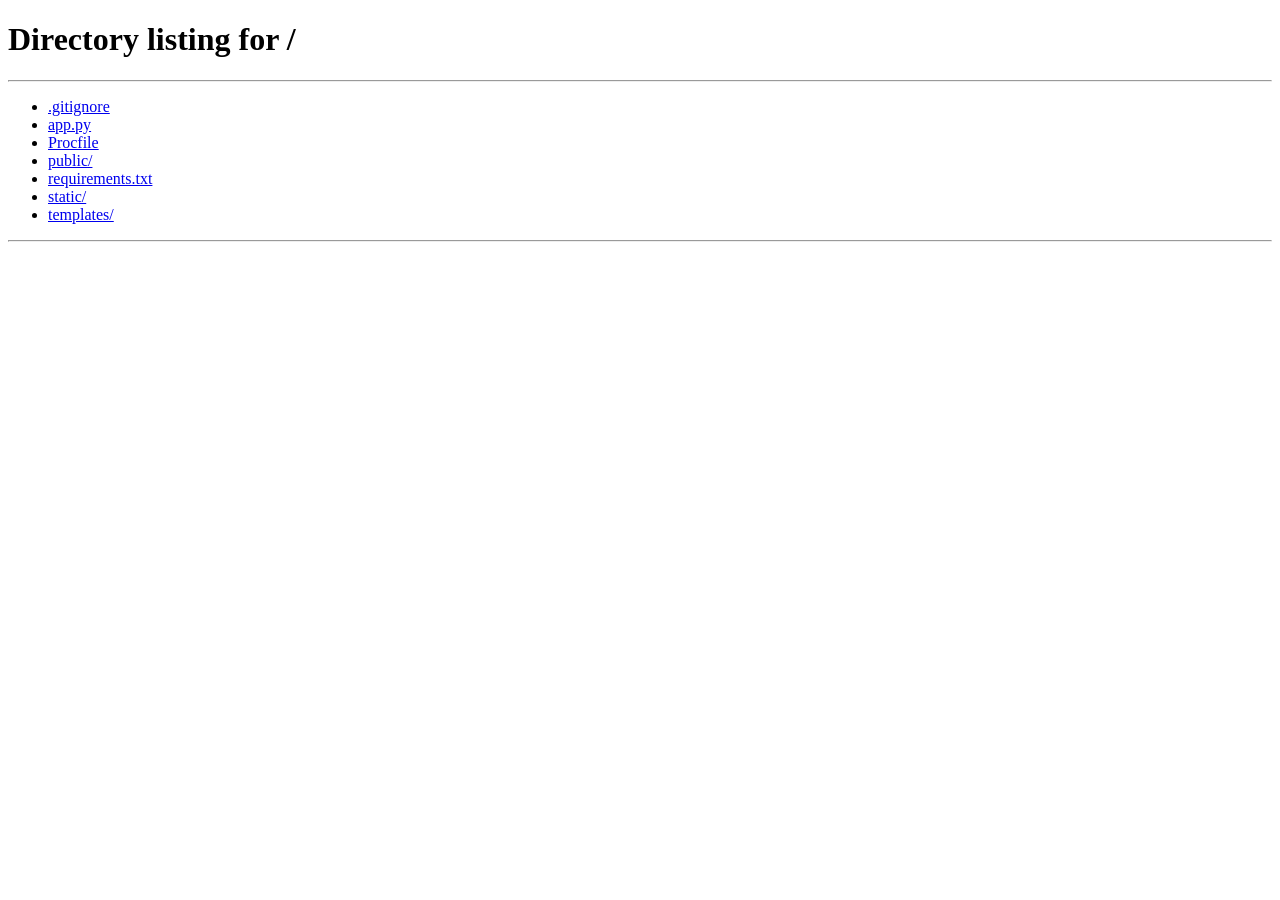
<file: templates/admin.html>
<!DOCTYPE html>
<html lang="tr">
<head>
    <meta charset="UTF-8">
    <meta name="viewport" content="width=device-width, initial-scale=1.0">
    <title>Orixa - Yönetici Paneli</title>
    <link rel="stylesheet" href="https://cdnjs.cloudflare.com/ajax/libs/font-awesome/6.4.0/css/all.min.css">
    <style>
        :root {
            --bg-color: #050505;
            --card-bg: #121212;
            --primary-purple: #8957e5;
            --neon-blue: #00d4ff;
            --text-main: #ffffff;
            --text-dim: #a0a0a0;
            --border-color: #333333;
            --input-bg: #1a1a1a;
            --hero-bg: radial-gradient(circle at 50% 30%, #1a1a2e 0%, #050505 70%);
        }

        * { margin: 0; padding: 0; box-sizing: border-box; font-family: 'Inter', sans-serif; }

        body {
            background-color: var(--bg-color);
            background-image: var(--hero-bg);
            background-attachment: fixed;
            color: var(--text-main);
            display: flex;
            min-height: 100vh;
            opacity: 0;
            transition: opacity 0.3s ease, background-color 0.3s ease;
        }

        .sidebar { width: 260px; background-color: var(--card-bg); padding: 2rem 1.5rem; display: flex; flex-direction: column; border-right: 1px solid var(--border-color); position: relative; z-index: 2; }
        .sidebar h2 { color: var(--text-main); font-size: 1.5rem; font-weight: 700; margin-bottom: 2.5rem; display: flex; align-items: center; gap: 10px; letter-spacing: -1px; }
        .sidebar h2 i { color: var(--neon-blue); }
        .sidebar-menu { list-style: none; display: flex; flex-direction: column; gap: 12px; }
        .sidebar-menu li a { color: var(--text-dim); text-decoration: none; padding: 12px 15px; border-radius: 8px; display: flex; align-items: center; gap: 12px; font-size: 0.95rem; border: 1px solid transparent; transition: all 0.3s ease; }
        .sidebar-menu li a.active { background-color: rgba(137, 87, 229, 0.15); color: var(--neon-blue) !important; border-color: rgba(0, 212, 255, 0.3); font-weight: 600; }
        .main-content { flex: 1; padding: 2.5rem; overflow-y: auto; position: relative; z-index: 2; }
        .header { display: flex; justify-content: space-between; align-items: center; margin-bottom: 2.5rem; border-bottom: 1px solid var(--border-color); padding-bottom: 1.2rem; }
        .dashboard-grid { display: grid; grid-template-columns: repeat(auto-fit, minmax(250px, 1fr)); gap: 1.5rem; margin-bottom: 2.5rem; }
        .card { background-color: var(--card-bg); padding: 1.8rem; border-radius: 16px; border: 1px solid var(--border-color); display: flex; justify-content: space-between; align-items: center; transition: all 0.4s; }
        .table-container { background-color: var(--card-bg); padding: 2rem; border-radius: 16px; border: 1px solid var(--border-color); }
        table { width: 100%; border-collapse: collapse; }
        th, td { padding: 14px 18px; border-bottom: 1px solid var(--border-color); }
        .btn-transfer { background: var(--primary-purple); color: #ffffff; border: none; padding: 10px 18px; border-radius: 8px; font-weight: bold; cursor: pointer; }
    </style>
</head>
<body>

    <div class="sidebar">
        <h2><i class="fa-solid fa-shield-halved"></i> Orixa Admin</h2>
        <ul class="sidebar-menu">
            <li><a href="/admin" class="active"><i class="fa-solid fa-chart-line"></i> Panel Özeti</a></li>
            <li><a href="/odeme"><i class="fa-solid fa-credit-card"></i> Ödeme Test Alanı</a></li>
            <li><a href="#" onclick="logout()"><i class="fa-solid fa-right-from-bracket"></i> Çıkış Yap</a></li>
        </ul>
    </div>

    <div class="main-content">
        <div class="header">
            <h1>Yönetim Kontrol Merkezi</h1>
            <div id="admin-info" style="color: var(--neon-blue); font-weight: 500;"></div>
        </div>

        <div class="dashboard-grid">
            <div class="card wallet">
                <div class="card-info">
                    <h3>Güvenli Havuz Cüzdanı</h3>
                    <p id="wallet-balance">0.00 ₺</p>
                    <button class="btn-transfer" id="transfer-btn" onclick="triggerTransfer()">
                        <i class="fa-solid fa-building-columns"></i> Bankama Aktar
                    </button>
                </div>
                <div class="card-icon"><i class="fa-solid fa-wallet"></i></div>
            </div>
            <div class="card">
                <div class="card-info">
                    <h3>Banka Transfer Durumu</h3>
                    <p id="transfer-status" style="font-size: 1.1rem; margin-top: 8px; color: var(--neon-blue);">Yükleniyor...</p>
                </div>
            </div>
        </div>

        <div class="table-container">
            <h2>Ürün Satış ve Takip Listesi</h2>
            <table>
                <thead>
                    <tr><th>ID</th><th>Ürün Adı</th><th>Kategori</th><th>Fiyat</th><th>Durum</th></tr>
                </thead>
                <tbody id="admin-product-table"></tbody>
            </table>
        </div>
    </div>

    <script>
        let user = null;
        document.addEventListener("DOMContentLoaded", function() {
            user = JSON.parse(localStorage.getItem("user"));
            if (!user || !user.email) { blockAccess(); return; }

            fetch('/api/admin/dashboard', {
                method: 'POST',
                headers: { 'Content-Type': 'application/json' },
                body: JSON.stringify({ email: user.email, role: user.role || 'user' })
            })
            .then(res => res.ok ? res.json() : blockAccess())
            .then(data => {
                if (data) {
                    document.body.style.opacity = "1";
                    document.getElementById("admin-info").innerText = `Yönetici: ${user.username || user.email}`;
                    document.getElementById("wallet-balance").innerText = `${data.cuzdan_bakiye.toFixed(2)} ₺`;
                    document.getElementById("transfer-status").innerText = data.banka_aktarim_durumu;
                    const tableBody = document.getElementById("admin-product-table");
                    tableBody.innerHTML = data.products.map(prod => `
                        <tr><td>#00${prod.id}</td><td><strong>${prod.name}</strong></td><td>${prod.category}</td><td>${prod.price.toFixed(2)} ₺</td><td><span style="color: var(--neon-blue);"><i class="fa-solid fa-circle-check"></i> Aktif</span></td></tr>
                    `).join('');
                }
            }).catch(() => blockAccess());
        });

        function blockAccess() {
            alert("YETKİSİZ ERİŞİM!");
            window.location.href = "/"; 
        }

        function logout() {
            localStorage.removeItem("user");
            window.location.href = "/";
        }

        // Transfer fonksiyonun aynı kalabilir...
    </script>
</body>
</html>
</file>
<file: public/style.css>
body.light-mode {
    --bg-color: #f5f6fa;       /* Tam tersi yumuşak aydınlık arka plan */
    --card-bg: #ffffff;        /* Tam tersi temiz beyaz kartlar */
    --text-main: #121212;      /* Tam tersi koyu ana metin */
    --text-dim: #555555;       /* Tam tersi soft gri alt metin */
    --primary-purple: #703cd1; /* Aydınlık modda daha okunaklı mor */
    --neon-blue: #0072ff;      /* Aydınlık modda daha okunaklı mavi */
    --preview-bg: radial-gradient(circle, #e0e0e0 0%, #f5f5f5 100%);
    --navbar-bg: rgba(255, 255, 255, 0.90); /* Aydınlık cam efekti */
    --border-color: #e0e0e0;   /* Açık gri border hattı */
    --input-bg: #ffffff;       /* Beyaz input kutuları */
    --hero-bg: radial-gradient(circle at 50% 30%, #e8eaf6 0%, #f5f6fa 70%); /* Aydınlık hero arka planı */
}

:root {
    --bg-color: #050505;
    --card-bg: #121212;
    --primary-purple: #8957e5;
    --neon-blue: #00d4ff;
    --text-main: #ffffff;
    --text-dim: #a0a0a0;
    --preview-bg: radial-gradient(circle, #1a1a2e 0%, #050505 100%);
    --navbar-bg: rgba(18, 18, 18, 0.85);
    --border-color: #333333;
    --input-bg: #1a1a1a;
    --hero-bg: radial-gradient(circle at 50% 30%, #1a1a2e 0%, #050505 70%);
}

* { margin: 0; padding: 0; box-sizing: border-box; }

body {
    background-color: var(--bg-color);
    color: var(--text-main);
    font-family: 'Inter', sans-serif;
    line-height: 1.6;
    overflow-x: hidden;
    transition: background-color 0.3s ease, color 0.3s ease;
}


.navbar {
    background: var(--navbar-bg);
    backdrop-filter: blur(15px);
    height: 80px;
    display: flex;
    justify-content: center;
    align-items: center;
    position: fixed;
    top: 0;
    width: 100%;
    z-index: 1000;
    border-bottom: 1px solid var(--border-color);
    transition: background 0.3s ease, border-color 0.3s ease;
}

.nav-container {
    display: flex;
    justify-content: space-between;
    align-items: center;
    width: 100%;
    max-width: 1200px;
    padding: 0 20px;
}

.nav-logo {
    color: var(--text-main);
    text-decoration: none;
    font-weight: 700;
    font-size: 1.8rem;
    letter-spacing: -1px;
    transition: color 0.3s;
}
.nav-logo span { color: var(--neon-blue); }

.nav-menu { display: flex; list-style: none; align-items: center; }

.nav-links {
    color: var(--text-main);
    text-decoration: none !important; /* Alt çizgiyi tamamen iptal eder */
    padding: 0.5rem 1.2rem;
    font-size: 0.95rem;
    transition: color 0.3s ease;
    display: inline-block;
}

.nav-links:hover { color: var(--primary-purple); }


.nav-links.active {
    color: var(--neon-blue) !important;
    font-weight: 600;
}


.nav-btn {
    background: var(--primary-purple) !important;
    color: white !important;
    border-radius: 8px;
    padding: 10px 20px !important;
    margin-left: 15px;
    font-weight: bold;
    text-decoration: none !important; /* Çizgiyi net olarak uçurur */
    transition: 0.3s;
}

.nav-btn:hover { background: #5a32a3 !important; transform: scale(1.05); color: white !important; }


.auth-nav-link {
    border: 1px solid var(--border-color) !important; 
    padding: 10px 20px !important; 
    border-radius: 8px; 
    margin-left: 10px;
    text-decoration: none !important;
}


.hero-section {
    height: 85vh;
    display: flex;
    align-items: center;
    justify-content: center;
    text-align: center;
    padding-top: 80px;
    background: var(--hero-bg);
    transition: background 0.3s ease;
}

.hero-title { font-size: 4rem; font-weight: 700; margin-bottom: 20px; letter-spacing: -2px; color: var(--text-main); }
.hero-title span { color: var(--primary-purple); }
.hero-subtitle { font-size: 1.2rem; color: var(--text-dim); max-width: 700px; margin: 0 auto 40px; }
.hero-btns { display: flex; gap: 20px; justify-content: center; }

/* Buton Kontrast Geçişleri */
body.light-mode .btn-primary { background: #121212; color: white; }
body.light-mode .btn-primary:hover { background: #333; }
.btn-primary { background: white; color: black; padding: 15px 35px; border-radius: 50px; text-decoration: none; font-weight: bold; transition: 0.3s; }
.btn-secondary { border: 1px solid var(--border-color); color: var(--text-main); padding: 15px 35px; border-radius: 50px; text-decoration: none; transition: 0.3s; }

.featured-products { padding: 100px 20px; max-width: 1200px; margin: 0 auto; }
.section-title { font-size: 2.5rem; margin-bottom: 50px; text-align: left; color: var(--text-main); }

.product-grid { display: grid; grid-template-columns: repeat(auto-fit, minmax(300px, 1fr)); gap: 30px; }
.product-card { background: var(--card-bg); border: 1px solid var(--border-color); border-radius: 20px; overflow: hidden; transition: all 0.4s cubic-bezier(0.175, 0.885, 0.32, 1.275); display: flex; flex-direction: column; }

body.light-mode .product-card:hover {
    box-shadow: 0 10px 25px rgba(112, 60, 209, 0.15); 
}
.product-card:hover { 
    border-color: var(--primary-purple); 
    transform: translateY(-10px);
    box-shadow: 0 0 25px rgba(137, 87, 229, 0.35); 
}

.product-img { height: 200px; background: #1a1a1a; width: 100%; position: relative; overflow: hidden; }

/* Izgara Deseni Efekti */
body.light-mode .product-img::before {
    background-image: linear-gradient(rgba(0,0,0,0.03) 1px, transparent 1px),
                      linear-gradient(90deg, rgba(0,0,0,0.03) 1px, transparent 1px);
}
.product-img::before {
    content: '';
    position: absolute;
    top: 0; left: 0; width: 100%; height: 100%;
    background-image: linear-gradient(rgba(255,255,255,0.03) 1px, transparent 1px),
                      linear-gradient(90deg, rgba(255,255,255,0.03) 1px, transparent 1px);
    background-size: 15px 15px;
    opacity: 0.7;
}

/* Aydınlık Modda Tam Tersine Dönen Kart Gradyan Renkleri */
body.light-mode .img-kod { background: linear-gradient(45deg, #e1bee7, #b39ddb); }
body.light-mode .img-tasarim { background: linear-gradient(45deg, #b3e5fc, #81d4fa); }
body.light-mode .img-rehber { background: linear-gradient(45deg, #ffe0b2, #ffcc80); }

.img-kod { background: linear-gradient(45deg, #8957e5, #5a32a3); }
.img-tasarim { background: linear-gradient(45deg, #00d4ff, #0072ff); }
.img-rehber { background: linear-gradient(45deg, #f39c12, #d35400); }

.product-body { padding: 25px; flex-grow: 1; display: flex; flex-direction: column; justify-content: space-between; }

.product-body h3 {
    font-size: 1.3rem;
    margin-bottom: 10px;
    white-space: nowrap;
    overflow: hidden;
    text-overflow: ellipsis;
    color: var(--text-main);
}

.badge { background: rgba(137, 87, 229, 0.15); color: var(--primary-purple); font-size: 0.75rem; font-weight: bold; padding: 6px 12px; border-radius: 6px; margin-bottom: 15px; display: inline-block; width: fit-content; }
.price { font-size: 1.3rem; font-weight: bold; color: var(--neon-blue); }

.buy-btn { padding: 10px 25px; background: var(--primary-purple); border: none; color: white; border-radius: 10px; cursor: pointer; font-weight: bold; transition: 0.3s; }
body.light-mode .buy-btn:hover { background: #121212; color: white; }
.buy-btn:hover { background: white; color: black; }


input {
    width: 100%; padding: 12px 15px;
    background: var(--input-bg); border: 1px solid var(--border-color);
    border-radius: 8px; color: var(--text-main); outline: none; transition: 0.3s;
}
input:focus { border-color: var(--primary-purple); box-shadow: 0 0 10px rgba(137, 87, 229, 0.3); }


.page-main-container {
    padding-top: 130px; max-width: 1200px; margin: 0 auto; padding-left: 20px; padding-right: 20px;
}
.page-header-container {
    display: flex; justify-content: space-between; align-items: center; margin-bottom: 40px; flex-wrap: wrap; gap: 20px;
}
.page-main-title {
    font-size: 2.5rem; font-weight: 700; letter-spacing: -1px; color: var(--text-main);
}
.page-main-title span { color: var(--neon-blue); }
.page-main-subtitle {
    color: var(--text-dim); margin-top: 5px;
}


.background-overlay {
    position: absolute; width: 600px; height: 600px;
    background: var(--primary-purple); filter: blur(200px);
    opacity: 0.1; top: -10%; right: -10%; z-index: -1;
}

@media screen and (max-width: 768px) {
    .hero-title { font-size: 2.5rem; }
    .nav-menu { position: fixed; top: 80px; left: -100%; flex-direction: column; background: var(--bg-color); width: 100%; height: 100vh; transition: 0.4s; }
    .nav-menu.active { left: 0; }
    .menu-toggle { display: block; }
}



.login-page-body {
    background-color: #050505 !important; 
    color: #ffffff;
    min-height: 100vh;
    display: flex;
    align-items: center;
    justify-content: center;
    position: relative;
    overflow: hidden;
}


.login-page-body .background-overlay {
    position: absolute;
    top: 50%;
    left: 50%;
    transform: translate(-50%, -50%);
    width: 100%;
    height: 100%;
    background: radial-gradient(circle at center, rgba(137, 87, 229, 0.14) 0%, rgba(0, 212, 255, 0.04) 50%, transparent 70%);
    filter: blur(30px);
    opacity: 1;
    z-index: 1;
}

.login-page-body .background-overlay::before {
    content: '';
    position: absolute;
    top: -120px;
    right: -120px;
    width: 580px;
    height: 580px;
    background: radial-gradient(circle at 70% 30%, rgba(137, 87, 229, 0.35) 0%, rgba(0, 212, 255, 0.12) 40%, transparent 75%);
    filter: blur(40px);
    border-radius: 50%;
}


.login-container {
    position: relative;
    z-index: 2; 
    width: 100%;
    max-width: 400px;
    text-align: center;
}

.login-container header {
    margin-bottom: 30px;
}

.login-container .logo {
    font-size: 2.8rem;
    font-weight: 700;
    letter-spacing: -1px;
    margin: 0;
    color: #ffffff;
}

.login-container .logo span {
    color: #00d4ff; 
}

.login-container .tagline {
    color: #88888f;
    font-size: 0.9rem;
    margin: 8px 0 0 0;
}


.auth-card {
    background-color: #121214;
    border: 1px solid #222226;
    padding: 40px 30px;
    border-radius: 16px;
    box-shadow: 0 20px 40px rgba(0, 0, 0, 0.6);
}

.auth-card h2 {
    margin: 0 0 8px 0;
    font-size: 1.8rem;
    color: #ffffff;
}

.auth-card p {
    margin: 0 0 25px 0;
    color: #88888f;
    font-size: 0.95rem;
}

.auth-card .input-group {
    margin-bottom: 20px;
}

/* Giriş Kutuları */
.auth-card input[type="text"],
.auth-card input[type="password"] {
    width: 100%;
    padding: 14px 16px;
    background-color: #1a1a1e;
    border: 1px solid #2d2d34;
    border-radius: 8px;
    color: #ffffff;
    font-size: 0.95rem;
    outline: none;
    transition: border-color 0.2s, box-shadow 0.2s;
}

.auth-card input[type="text"]:focus,
.auth-card input[type="password"]:focus {
    border-color: #8957e5;
    box-shadow: 0 0 8px rgba(137, 87, 229, 0.35);
}

/* Canlı Parlayan Mor Giriş Butonu */
.btn-glow {
    width: 100%;
    padding: 14px;
    background: #6439b7; 
    border: none;
    border-radius: 8px;
    color: #ffffff;
    font-size: 1rem;
    font-weight: 700;
    cursor: pointer;
    transition: background-color 0.2s, transform 0.2s;
}

.btn-glow:hover {
    background: #7644d6;
    transform: translateY(-1px);
}


.footer-links {
    margin-top: 25px;
    font-size: 0.9rem;
    color: #66666e;
}

.footer-links a {
    color: #8957e5;
    text-decoration: none;
    font-weight: 500;
    transition: color 0.2s;
}

.footer-links a:hover {
    color: #00d4ff;
}
</file>
